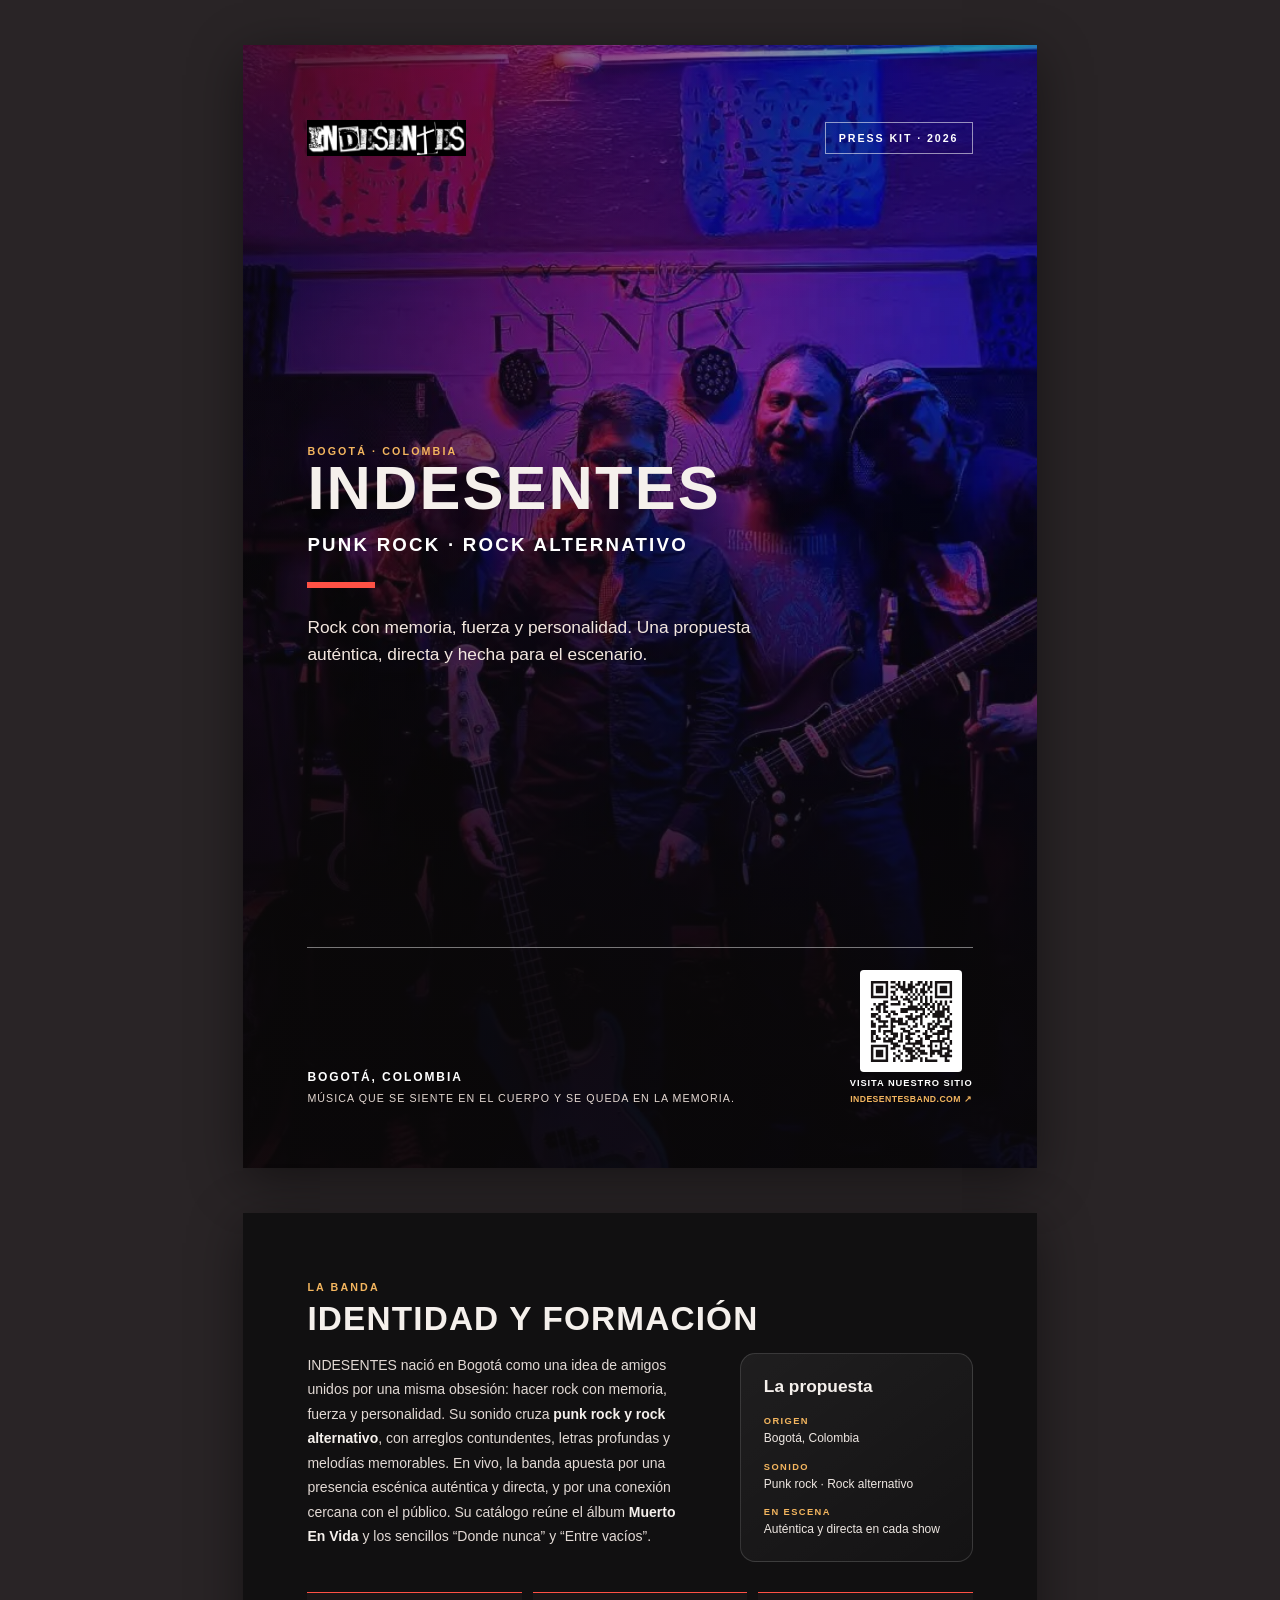
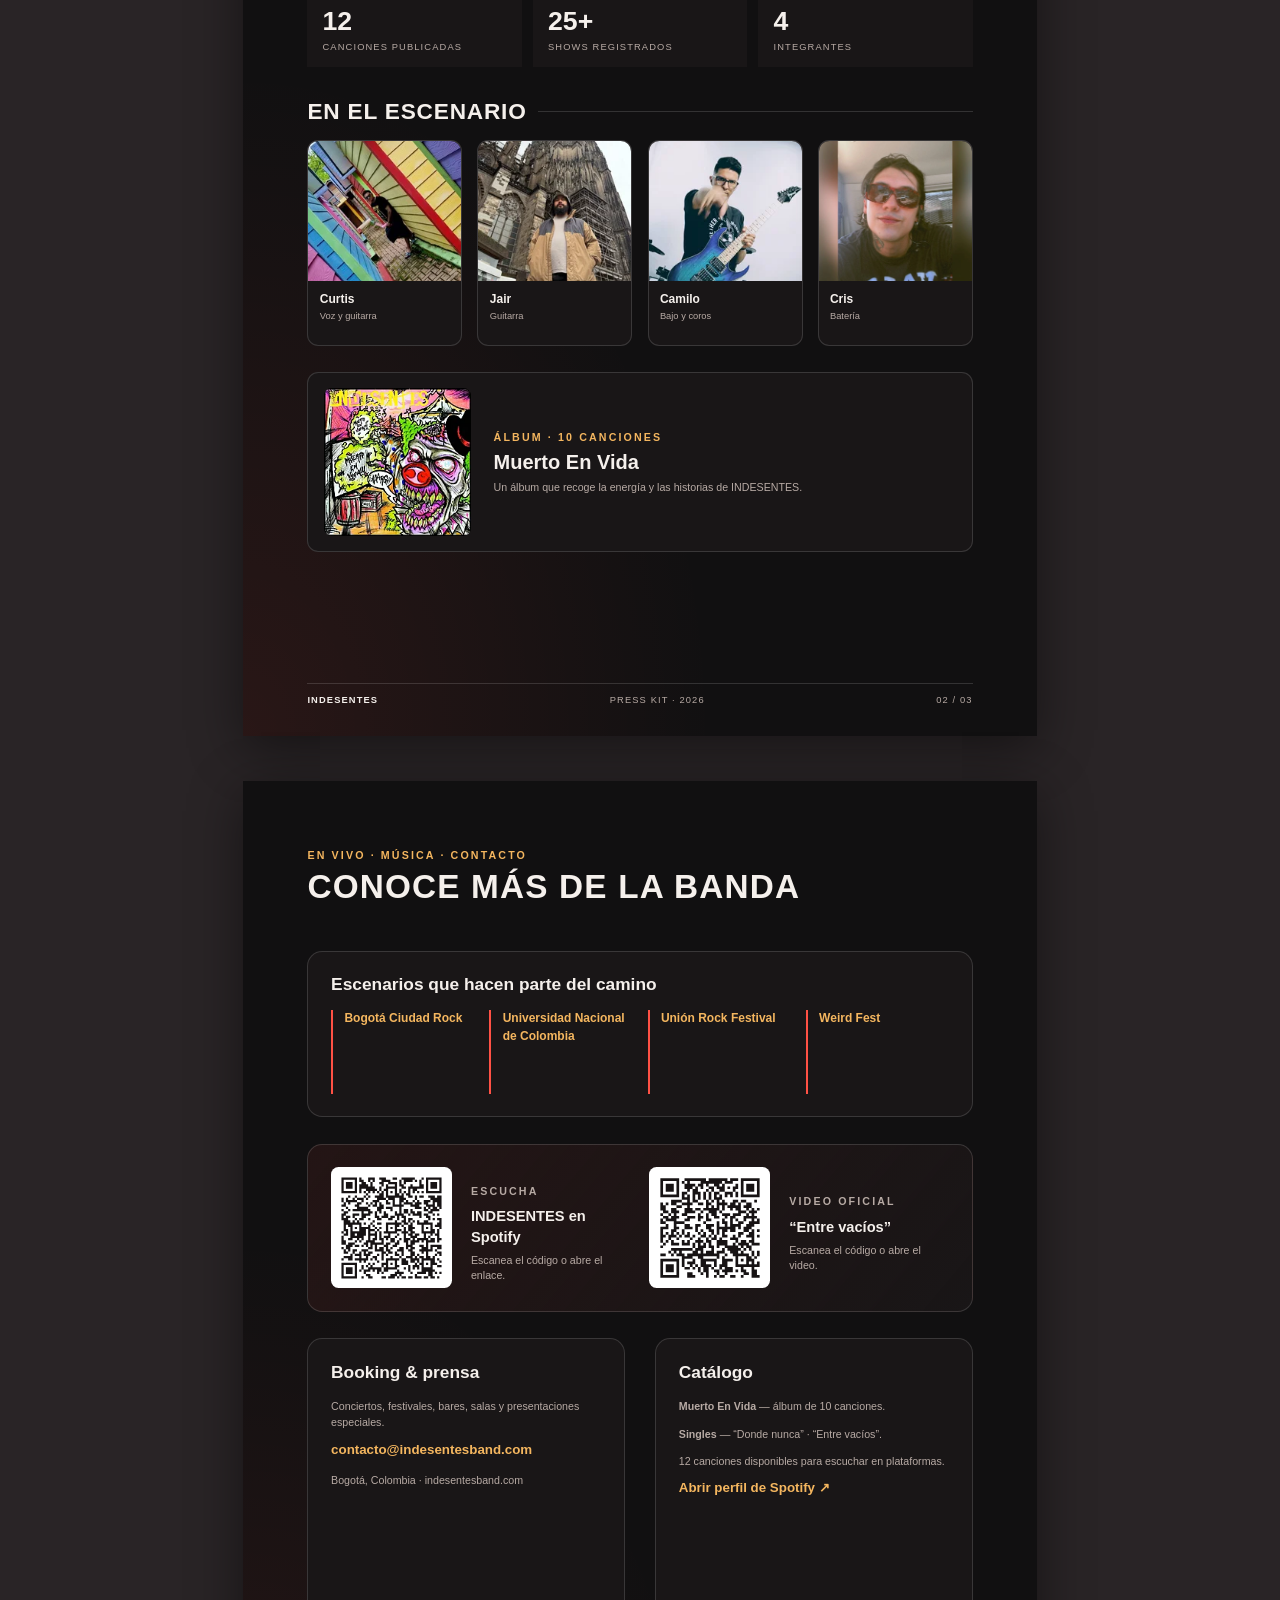
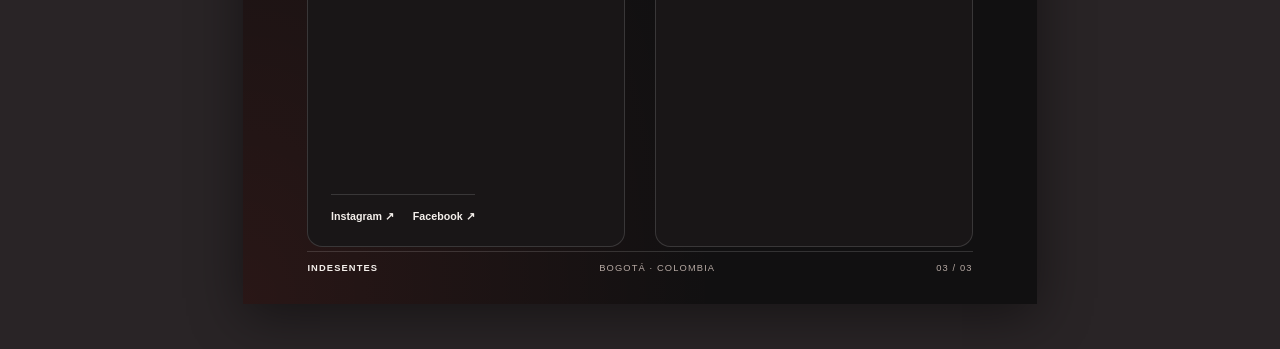
<file: press-kit/index.html>
<!DOCTYPE html>
<html lang="es">
<head>
  <meta charset="UTF-8">
  <meta name="viewport" content="width=device-width, initial-scale=1">
  <meta name="author" content="INDESENTES">
  <meta name="description" content="Press kit 2026 de INDESENTES, banda de punk rock y rock alternativo de Bogotá, Colombia.">
  <title>INDESENTES — Press Kit 2026</title>
  <style>
    :root {
      color-scheme: dark;
      --paper: #111011;
      --paper-light: #191617;
      --ink: #f5f0ec;
      --muted: #b7aaa4;
      --red: #ff5145;
      --gold: #f4b65f;
      --line: rgba(255, 255, 255, 0.14);
    }

    * {
      box-sizing: border-box;
    }

    html,
    body {
      margin: 0;
      background: #292426;
      color: var(--ink);
      font-family: "Segoe UI", Arial, sans-serif;
      -webkit-print-color-adjust: exact;
      print-color-adjust: exact;
    }

    a {
      color: inherit;
      text-decoration: none;
    }

    .page {
      position: relative;
      width: 210mm;
      height: 297mm;
      margin: 12mm auto;
      overflow: hidden;
      background:
        radial-gradient(ellipse at 0 100%, rgba(255, 81, 69, 0.1), transparent 42%),
        var(--paper);
      page-break-after: always;
      break-after: page;
    }

    .page:last-child {
      page-break-after: auto;
      break-after: auto;
    }

    .page-inner {
      height: 100%;
      padding: 18mm 17mm 15mm;
    }

    .eyebrow {
      margin: 0;
      color: var(--gold);
      font-size: 8pt;
      font-weight: 800;
      letter-spacing: 0.2em;
      text-transform: uppercase;
    }

    .display {
      font-family: "Segoe UI", Arial, sans-serif;
      font-weight: 800;
      letter-spacing: 0.035em;
      text-transform: uppercase;
    }

    .page-footer {
      position: absolute;
      right: 17mm;
      bottom: 8mm;
      left: 17mm;
      display: flex;
      align-items: center;
      justify-content: space-between;
      padding-top: 3mm;
      border-top: 1px solid var(--line);
      color: var(--muted);
      font-size: 7pt;
      letter-spacing: 0.12em;
      text-transform: uppercase;
    }

    .page-footer strong {
      color: var(--ink);
      font-weight: 700;
    }

    .cover {
      display: flex;
      flex-direction: column;
      justify-content: space-between;
      padding: 17mm;
      isolation: isolate;
      background: #121011;
    }

    .cover::before,
    .cover::after {
      position: absolute;
      z-index: -1;
      inset: 0;
      content: "";
    }

    .cover::before {
      background-image: url("../assets/members/banda.webp");
      background-position: center;
      background-size: cover;
      filter: saturate(0.82);
    }

    .cover::after {
      background:
        linear-gradient(180deg, rgba(10, 8, 9, 0.25) 0%, rgba(10, 8, 9, 0.22) 30%, rgba(10, 8, 9, 0.91) 83%),
        linear-gradient(90deg, rgba(10, 8, 9, 0.58), transparent 85%);
    }

    .cover-top {
      display: flex;
      align-items: center;
      justify-content: space-between;
    }

    .cover-mark {
      width: 42mm;
      height: 15mm;
      object-fit: contain;
      object-position: left center;
    }

    .cover-edition {
      padding: 2.5mm 3.5mm;
      border: 1px solid rgba(255, 255, 255, 0.55);
      color: #fff;
      font-size: 8pt;
      font-weight: 700;
      letter-spacing: 0.18em;
    }

    .cover-title {
      margin: 0 0 4mm;
      font-size: 46pt;
      line-height: 1;
      text-shadow: 0 3px 20px rgba(0, 0, 0, 0.3);
    }

    .cover-subtitle {
      margin: 0;
      color: #fff;
      font-size: 14pt;
      font-weight: 700;
      letter-spacing: 0.12em;
      text-transform: uppercase;
    }

    .cover-rule {
      width: 18mm;
      height: 1.5mm;
      margin: 7mm 0;
      background: var(--red);
    }

    .cover-tagline {
      max-width: 130mm;
      margin: 0;
      color: #f3e7df;
      font-size: 13pt;
      line-height: 1.55;
    }

    .cover-bottom {
      display: flex;
      align-items: end;
      justify-content: space-between;
      gap: 12mm;
      padding-top: 6mm;
      border-top: 1px solid rgba(255, 255, 255, 0.45);
    }

    .cover-location {
      margin: 0;
      color: #fff;
      font-size: 9pt;
      font-weight: 800;
      letter-spacing: 0.16em;
      text-transform: uppercase;
    }

    .cover-genres {
      margin: 2mm 0 0;
      color: #e4d8d1;
      font-size: 8pt;
      letter-spacing: 0.1em;
      text-transform: uppercase;
    }

    .cover-qr-link {
      display: grid;
      justify-items: center;
      gap: 1.5mm;
      color: #fff;
      font-size: 7pt;
      font-weight: 700;
      letter-spacing: 0.1em;
      text-align: center;
      text-transform: uppercase;
    }

    .cover-qr-link img {
      display: block;
      width: 27mm;
      height: 27mm;
      padding: 1.5mm;
      border-radius: 1mm;
      background: #fff;
    }

    .cover-qr-link span {
      color: #fff;
    }

    .cover-qr-link strong {
      color: var(--gold);
      font-size: 6.5pt;
      letter-spacing: 0.05em;
    }

    .section-heading {
      margin: 2mm 0 4mm;
      font-size: 25pt;
      line-height: 1.1;
    }

    .intro {
      display: grid;
      grid-template-columns: minmax(0, 1.25fr) minmax(55mm, 0.75fr);
      gap: 12mm;
      align-items: start;
    }

    .bio {
      margin: 0;
      color: #e2d9d4;
      font-size: 10.5pt;
      line-height: 1.75;
    }

    .bio strong {
      color: var(--ink);
    }

    .identity-card {
      padding: 6mm;
      border: 1px solid var(--line);
      border-radius: 4mm;
      background: linear-gradient(145deg, rgba(255, 255, 255, 0.06), rgba(255, 255, 255, 0.015));
    }

    .identity-card h3,
    .members-title,
    .release-copy h3,
    .history h3,
    .connect h3 {
      margin: 0;
      color: var(--ink);
      font-size: 13pt;
    }

    .identity-card dl {
      display: grid;
      gap: 4mm;
      margin: 5mm 0 0;
    }

    .identity-card dl div {
      display: grid;
      gap: 1mm;
    }

    .identity-card dt {
      color: var(--gold);
      font-size: 7pt;
      font-weight: 800;
      letter-spacing: 0.15em;
      text-transform: uppercase;
    }

    .identity-card dd {
      margin: 0;
      color: #eee7e2;
      font-size: 9pt;
      line-height: 1.4;
    }

    .stats {
      display: grid;
      grid-template-columns: repeat(3, 1fr);
      gap: 3mm;
      margin: 8mm 0;
    }

    .stat {
      padding: 4mm;
      border-top: 1px solid var(--red);
      background: var(--paper-light);
    }

    .stat strong {
      display: block;
      color: var(--ink);
      font-size: 20pt;
      line-height: 1;
    }

    .stat span {
      display: block;
      margin-top: 2mm;
      color: var(--muted);
      font-size: 7pt;
      letter-spacing: 0.12em;
      text-transform: uppercase;
    }

    .section-label {
      display: flex;
      align-items: center;
      gap: 3mm;
      margin-bottom: 4mm;
    }

    .section-label::after {
      height: 1px;
      flex: 1;
      content: "";
      background: var(--line);
    }

    .members-title {
      font-size: 17pt;
    }

    .members-grid {
      display: grid;
      grid-template-columns: repeat(4, 1fr);
      gap: 4mm;
    }

    .member {
      overflow: hidden;
      border: 1px solid var(--line);
      border-radius: 3mm;
      background: var(--paper-light);
    }

    .member img {
      display: block;
      width: 100%;
      height: 37mm;
      object-fit: cover;
      object-position: center 35%;
    }

    .member-copy {
      min-height: 17mm;
      padding: 3mm;
    }

    .member h4 {
      margin: 0;
      color: var(--ink);
      font-size: 9pt;
    }

    .member p {
      margin: 1mm 0 0;
      color: var(--muted);
      font-size: 7pt;
      line-height: 1.35;
    }

    .release-strip {
      display: grid;
      grid-template-columns: 39mm 1fr;
      align-items: center;
      gap: 6mm;
      margin-top: 7mm;
      padding: 4mm;
      border: 1px solid var(--line);
      border-radius: 3mm;
      background: var(--paper-light);
    }

    .release-strip img {
      width: 39mm;
      height: 39mm;
      border-radius: 2mm;
    }

    .release-copy .eyebrow {
      margin-bottom: 2mm;
    }

    .release-copy h3 {
      font-size: 15pt;
    }

    .release-copy p:last-child {
      margin: 2mm 0 0;
      color: var(--muted);
      font-size: 8pt;
    }

    .page-three .page-inner {
      display: flex;
      flex-direction: column;
    }

    .page-three-main {
      display: grid;
      flex: 1;
      grid-template-columns: 1fr 1fr;
      grid-template-rows: auto auto 1fr;
      gap: 7mm 8mm;
      padding-top: 8mm;
    }

    .history,
    .connect {
      padding: 6mm;
      border: 1px solid var(--line);
      border-radius: 4mm;
      background: var(--paper-light);
    }

    .history {
      grid-column: 1 / -1;
    }

    .history h3,
    .connect h3 {
      margin-bottom: 4mm;
    }

    .history-list {
      display: grid;
      grid-template-columns: repeat(4, 1fr);
      gap: 4mm;
      margin: 0;
      padding: 0;
      list-style: none;
    }

    .history-list li {
      min-height: 22mm;
      padding-left: 3mm;
      border-left: 2px solid var(--red);
      color: #e9e1dc;
      font-size: 8.5pt;
      line-height: 1.45;
    }

    .history-list strong {
      display: block;
      margin-bottom: 1mm;
      color: var(--gold);
      font-size: 9pt;
    }

    .music-links {
      display: grid;
      grid-template-columns: 1fr 1fr;
      gap: 5mm;
      grid-column: 1 / -1;
      padding: 6mm;
      border: 1px solid var(--line);
      border-radius: 4mm;
      background: linear-gradient(130deg, rgba(255, 81, 69, 0.08), var(--paper-light));
    }

    .music-link {
      display: grid;
      grid-template-columns: 32mm 1fr;
      align-items: center;
      gap: 5mm;
      min-width: 0;
    }

    .music-link img {
      display: block;
      width: 32mm;
      height: 32mm;
      padding: 1.5mm;
      border-radius: 2mm;
      background: white;
    }

    .music-link .eyebrow {
      margin-bottom: 2mm;
    }

    .music-link strong {
      display: block;
      color: var(--ink);
      font-size: 11pt;
    }

    .music-link span {
      display: block;
      margin-top: 1.5mm;
      color: var(--muted);
      font-size: 8pt;
      line-height: 1.4;
    }

    .connect {
      display: flex;
      flex-direction: column;
      align-items: flex-start;
    }

    .connect > p {
      margin: 0 0 3mm;
      color: var(--muted);
      font-size: 8pt;
      line-height: 1.5;
    }

    .contact-email {
      margin-bottom: 4mm;
      color: var(--gold);
      font-size: 10pt;
      font-weight: 700;
      overflow-wrap: anywhere;
    }

    .social-links {
      display: flex;
      flex-wrap: wrap;
      gap: 3mm 5mm;
      margin-top: auto;
      padding-top: 4mm;
      border-top: 1px solid var(--line);
      font-size: 8pt;
      font-weight: 700;
    }

    .social-links a {
      color: var(--ink);
    }

    .qr-caption {
      display: block;
      margin-top: 2mm;
      color: var(--muted);
      font-size: 6.5pt;
      text-align: center;
    }

    .wrap {
      display: inline-block;
    }

    @page {
      size: A4;
      margin: 0;
    }

    @media screen {
      .page {
        box-shadow: 0 12px 50px rgba(0, 0, 0, 0.45);
      }
    }

    @media print {
      html,
      body {
        width: 210mm;
        background: var(--paper);
      }

      .page {
        margin: 0;
        box-shadow: none;
      }
    }
  </style>
</head>
<body>
  <main>
    <section class="page cover" aria-label="Portada del press kit">
      <div class="cover-top">
        <img class="cover-mark" src="../assets/Indesentes.jpg" alt="INDESENTES">
        <span class="cover-edition">PRESS KIT · 2026</span>
      </div>

      <div class="cover-copy">
        <p class="eyebrow">Bogotá · Colombia</p>
        <h1 class="display cover-title">INDESENTES</h1>
        <p class="cover-subtitle">Punk rock · Rock alternativo</p>
        <div class="cover-rule"></div>
        <p class="cover-tagline">Rock con memoria, fuerza y personalidad. Una propuesta auténtica, directa y hecha para el escenario.</p>
      </div>

      <div class="cover-bottom">
        <div>
          <p class="cover-location">Bogotá, Colombia</p>
          <p class="cover-genres">Música que se siente en el cuerpo y se queda en la memoria.</p>
        </div>
        <a class="cover-qr-link" href="https://indesentesband.com/" aria-label="Escanea el código QR para visitar indesentesband.com">
          <img src="assets/website-qr.svg" alt="Código QR para visitar indesentesband.com">
          <span>Visita nuestro sitio</span>
          <strong>indesentesband.com ↗</strong>
        </a>
      </div>
    </section>

    <section class="page">
      <div class="page-inner">
        <p class="eyebrow">La banda</p>
        <h2 class="display section-heading">Identidad y formación</h2>

        <div class="intro">
          <p class="bio">
            INDESENTES nació en Bogotá como una idea de amigos unidos por una misma obsesión: hacer rock con memoria, fuerza y personalidad. Su sonido cruza <strong>punk rock y rock alternativo</strong>, con arreglos contundentes, letras profundas y melodías memorables. En vivo, la banda apuesta por una presencia escénica auténtica y directa, y por una conexión cercana con el público. Su catálogo reúne el álbum <strong>Muerto En Vida</strong> y los sencillos “Donde nunca” y “Entre vacíos”.
          </p>

          <aside class="identity-card">
            <h3>La propuesta</h3>
            <dl>
              <div><dt>Origen</dt><dd>Bogotá, Colombia</dd></div>
              <div><dt>Sonido</dt><dd>Punk rock · Rock alternativo</dd></div>
              <div><dt>En escena</dt><dd>Auténtica y directa en cada show</dd></div>
            </dl>
          </aside>
        </div>

        <div class="stats" aria-label="Datos de la banda">
          <div class="stat"><strong>12</strong><span>Canciones publicadas</span></div>
          <div class="stat"><strong>25+</strong><span>Shows registrados</span></div>
          <div class="stat"><strong>4</strong><span>Integrantes</span></div>
        </div>

        <div class="section-label">
          <h3 class="display members-title">En el escenario</h3>
        </div>

        <div class="members-grid">
          <article class="member">
            <img src="../assets/members/curtis.webp" alt="Curtis, voz y guitarra">
            <div class="member-copy"><h4>Curtis</h4><p>Voz y guitarra</p></div>
          </article>
          <article class="member">
            <img src="../assets/members/jair.webp" alt="Jair, guitarra">
            <div class="member-copy"><h4>Jair</h4><p>Guitarra</p></div>
          </article>
          <article class="member">
            <img src="../assets/members/camilo.webp" alt="Camilo, bajo y coros">
            <div class="member-copy"><h4>Camilo</h4><p>Bajo y coros</p></div>
          </article>
          <article class="member">
            <img src="../assets/members/cris.webp" alt="Cris, batería">
            <div class="member-copy"><h4>Cris</h4><p>Batería</p></div>
          </article>
        </div>

        <div class="release-strip">
          <img src="../assets/muerto en vida.webp" alt="Portada del álbum Muerto En Vida">
          <div class="release-copy">
            <p class="eyebrow">Álbum · 10 canciones</p>
            <h3>Muerto En Vida</h3>
            <p>Un álbum que recoge la energía y las historias de INDESENTES.</p>
          </div>
        </div>
      </div>
      <footer class="page-footer"><strong>INDESENTES</strong><span>PRESS KIT · 2026</span><span>02 / 03</span></footer>
    </section>

    <section class="page page-three">
      <div class="page-inner">
        <p class="eyebrow">En vivo · música · contacto</p>
        <h2 class="display section-heading">Conoce más de la banda</h2>

        <div class="page-three-main">
          <section class="history" aria-labelledby="history-title">
            <h3 id="history-title">Escenarios que hacen parte del camino</h3>
            <ul class="history-list">
              <li><strong>Bogotá Ciudad Rock</strong></li>
              <li><strong>Universidad Nacional de Colombia</strong></li>
              <li><strong>Unión Rock Festival</strong></li>
              <li><strong>Weird Fest</strong></li>
            </ul>
          </section>

          <section class="music-links" aria-label="Escucha y mira a INDESENTES">
            <a class="music-link" href="https://open.spotify.com/intl-es/artist/0bU6fDJL5NjYqPWOXTf9Md">
              <img src="assets/spotify-qr.svg" alt="Código QR para escuchar a INDESENTES en Spotify">
              <span>
                <span class="eyebrow">Escucha</span>
                <strong>INDESENTES en Spotify</strong>
                <span>Escanea el código o abre el enlace.</span>
              </span>
            </a>
            <a class="music-link" href="https://www.youtube.com/watch?v=eFvaKwHb8lo">
              <img src="assets/youtube-qr.svg" alt="Código QR para ver el video Entre vacíos en YouTube">
              <span>
                <span class="eyebrow">Video oficial</span>
                <strong>“Entre vacíos”</strong>
                <span>Escanea el código o abre el video.</span>
              </span>
            </a>
          </section>

          <section class="connect" aria-labelledby="connect-title">
            <h3 id="connect-title">Booking & prensa</h3>
            <p>Conciertos, festivales, bares, salas y presentaciones especiales.</p>
            <a class="contact-email" href="mailto:contacto@indesentesband.com">contacto@indesentesband.com</a>
            <p>Bogotá, Colombia · <a href="https://indesentesband.com/">indesentesband.com</a></p>
            <nav class="social-links" aria-label="Redes sociales">
              <a href="https://www.instagram.com/indesentesband/">Instagram ↗</a>
              <a href="https://www.facebook.com/indesentespr">Facebook ↗</a>
            </nav>
          </section>

          <section class="connect" aria-labelledby="catalog-title">
            <h3 id="catalog-title">Catálogo</h3>
            <p><strong>Muerto En Vida</strong> — álbum de 10 canciones.</p>
            <p><strong>Singles</strong> — “Donde nunca” · “Entre vacíos”.</p>
            <p>12 canciones disponibles para escuchar en plataformas.</p>
            <a class="contact-email" href="https://open.spotify.com/intl-es/artist/0bU6fDJL5NjYqPWOXTf9Md">Abrir perfil de Spotify ↗</a>
          </section>
        </div>
      </div>
      <footer class="page-footer"><strong>INDESENTES</strong><span>BOGOTÁ · COLOMBIA</span><span>03 / 03</span></footer>
    </section>
  </main>
</body>
</html>
</file>
